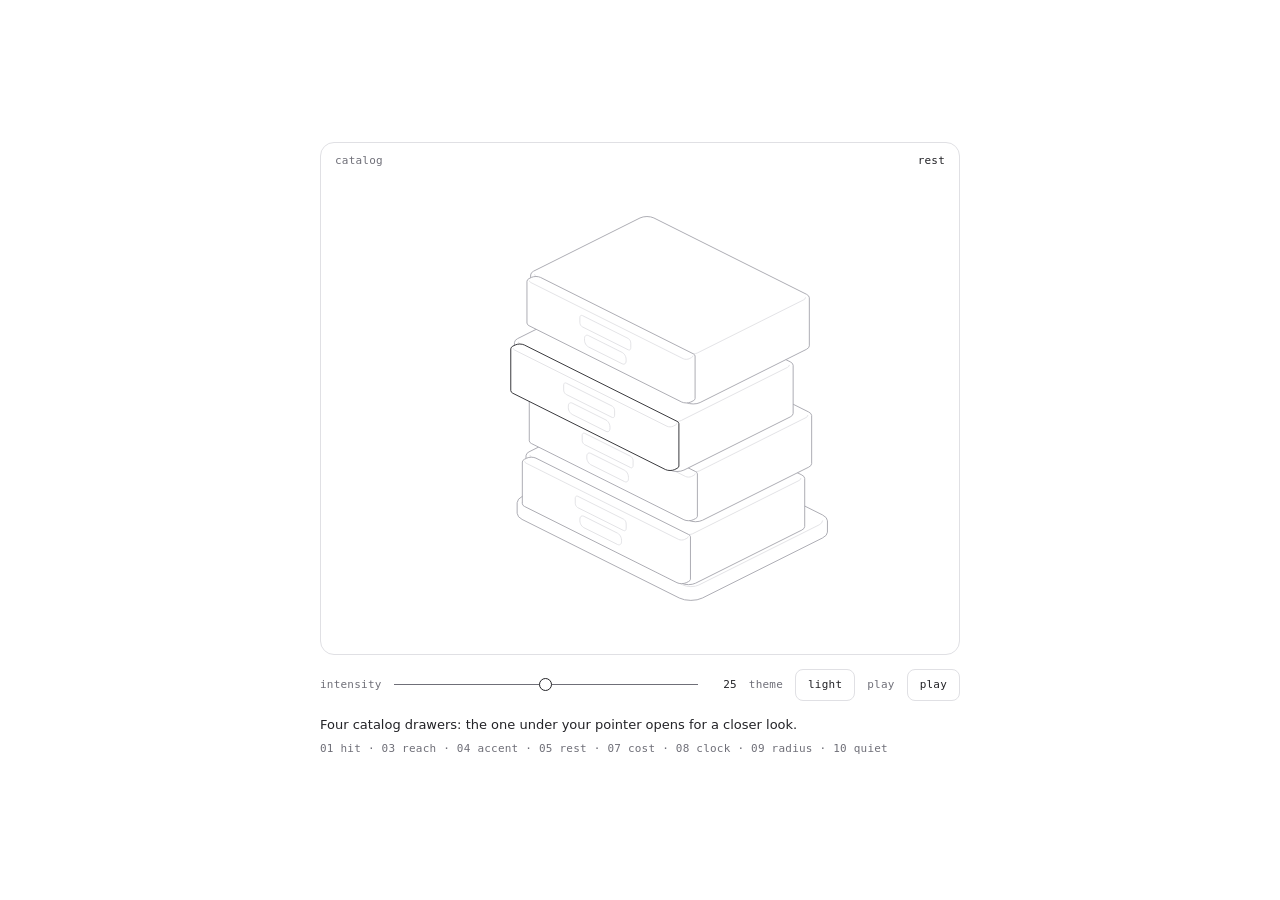
<file: hairline-catalog.html>
<!doctype html>
<html lang="en">
<head>
<meta charset="utf-8">
<meta name="viewport" content="width=device-width, initial-scale=1">
<title>Hairline figure</title>
<link rel="icon" href="data:,">
<style>
  :root { color-scheme: light; --ground: #ffffff; --ink: #232327; --muted: #6f6f78; --line: #e0e0e4; }
  @media (prefers-color-scheme: dark) {
    :root:not([data-theme="light"]) { color-scheme: dark; --ground: #08090a; --ink: #d0d6e0; --muted: #8a8c95; --line: #29292d; }
  }
  :root[data-theme="dark"] { color-scheme: dark; --ground: #08090a; --ink: #d0d6e0; --muted: #8a8c95; --line: #29292d; }
  :root[data-theme="light"] { color-scheme: light; }
  * { box-sizing: border-box; }
  body {
    margin: 0; min-height: 100vh; display: grid; place-items: center; padding: 24px 16px;
    background: var(--ground); color: var(--ink);
    font: 13px/1.5 ui-sans-serif, system-ui, -apple-system, "Segoe UI", sans-serif; -webkit-font-smoothing: antialiased;
  }
  main { width: 100%; max-width: 640px; }
  .plate { position: relative; border: 1px solid var(--line); border-radius: 14px; overflow: hidden; }
  .tag, .label, output, button { font: 11px/1 ui-monospace, SFMono-Regular, Menlo, Consolas, monospace; letter-spacing: 0.02em; }
  .tag { position: absolute; top: 12px; z-index: 1; color: var(--muted); pointer-events: none; }
  #name { left: 14px; }
  #read { right: 14px; color: var(--ink); font-variant-numeric: tabular-nums; }
  .controls { display: flex; flex-wrap: wrap; align-items: center; gap: 4px 12px; margin-top: 14px; }
  .label { color: var(--muted); }
  input[type="range"] {
    flex: 1 1 96px; min-width: 0; height: 32px; margin: 0; background: transparent; cursor: pointer;
    -webkit-appearance: none; appearance: none;
  }
  input[type="range"]::-webkit-slider-runnable-track { height: 1px; background: var(--muted); }
  input[type="range"]::-webkit-slider-thumb {
    -webkit-appearance: none; width: 13px; height: 13px; margin-top: -6px; border-radius: 50%;
    border: 1px solid var(--ink); background: var(--ground);
  }
  input[type="range"]::-moz-range-track { height: 1px; background: var(--muted); }
  input[type="range"]::-moz-range-thumb { width: 11px; height: 11px; border-radius: 50%; border: 1px solid var(--ink); background: var(--ground); }
  input[type="range"]:focus-visible, button:focus-visible { outline: 1.5px solid var(--ink); outline-offset: 2px; }
  output { min-width: 4ch; text-align: right; font-variant-numeric: tabular-nums; }
  button {
    height: 32px; padding: 0 12px; border: 1px solid var(--line); border-radius: 8px;
    background: transparent; color: var(--ink); cursor: pointer;
  }
  #play[aria-pressed="true"] { background: var(--ink); color: var(--ground); border-color: var(--ink); }
  #means { margin: 14px 0 0; text-wrap: pretty; }
  #rules { margin: 6px 0 0; line-height: 1.6; }
  #error { margin: 12px 0 0; padding-left: 10px; border-left: 1px solid var(--ink); }
</style>
</head>
<body>
<main>
  <div class="plate">
    <span class="tag" id="name"></span>
    <span class="tag" id="read"></span>
    <div id="stage"></div>
  </div>
  <div class="controls">
    <label class="label" for="intensity">intensity</label>
    <input id="intensity" type="range" min="0" max="1" step="0.01" value="0.5">
    <output id="value" for="intensity"></output>
    <span class="label">theme</span>
    <button id="theme" type="button" aria-label="Switch between the light and the dark theme"></button>
    <span class="label">play</span>
    <button id="play" type="button" aria-pressed="false">play</button>
  </div>
  <p id="means"></p>
  <p id="rules" class="label"></p>
  <p id="error" role="alert" hidden></p>
</main>
<script id="hl-kernel">
/* hairline kernel sha256:346b48bdef2cdfafd5343eba01494255cf75f9c078e6fcd1aafc62bab62980a1 */
/*
 * HL: everything a figure may call. Read this index; the code under it is the
 * package's src/core, unchanged, and a figure should not need to read it.
 *
 * Every figure is drawn in a 400 × 320 viewBox. World space is x/y on the
 * ground and z up. Plates are filled with the ground colour and painted back
 * to front, so a nearer one covers a farther one: append in that order. At
 * the default camera, Cam(45, 0.5, S), +x runs down to the right and +y down
 * to the left, so the corner with the largest x and y is nearest the viewer:
 * append by ascending x + y, from the far corner (smallest x and y) to it.
 *
 * Camera
 *   Cam(azDeg, k, S)                       a camera: azimuth in degrees, k = sin(elevation) (0.5 is the 2:1 view), S = scale
 *   fit(C, points, cx, cy)                 centres the box of [x, y, z] points on (cx, cy); call it once, before proj
 *                                          it only centres, it never scales: choose S by trying values, with the most extreme pose in points.
 *                                          The six figures use S 1.42 to 2.12; the boxes they fit come out 230 to 310 wide and 180 to 245 tall
 *   proj(C)                                returns P(x, y, z), which gives [sx, sy]
 *   unproj(C, sx, sy, z)                   the world [x, y] under a screen point, on the plane at height z
 *   facing(C)                              returns front(sample): whether a ring sample faces the camera
 * Rounded solids
 *   rrect(u0, v0, u1, v1, r, n)            a rounded rectangle, as a ring of samples {u, v, nu, nv}
 *   circ(R, n)                             a circle, as a ring
 *   rings(x0, y0, x1, y1, r, b)            [ring, inner]: a rounded footprint and its crease ring, inset by b
 *                                          r, the corner radius, is cut to half the shorter side. b, the crease's inset in world units
 *                                          (0.6 to 2.2 in the figures), must stay under half the shorter side or the crease turns inside out
 *   prism(P, front, ring, inner, z0, z1)   {sil, crease}: a solid standing from z0 to z1, as two path strings
 *   ringAt(P, ring, z)                     the ring's points, projected at height z
 *   run(ring, keep)                        the one cyclic run of samples that pass keep
 *   hull(points)                           the convex hull of screen points
 *   extremes(P, ring)                      [left, right, nearest] samples: where dashed drops fall from
 *   fillet(points, radii, n)               rounds every vertex of a closed polygon; returns the new points
 *                                          radii is an array, one radius per vertex, each cut to half its shorter edge; a single number gives NaN.
 *                                          n is the steps round each corner, default 4: each vertex becomes n + 1 points
 *   ghost(P, front, ring, z0, depth)       a reflection's path {d, y0, y1}; reflect() draws it for you
 * Paths and numbers
 *   poly(points)                           a closed path string
 *   open(points)                           an open polyline string
 *   seg(a, b)                              one segment between two screen points [sx, sy], as its own subpath; project world points with P first
 *   clamp(v, a, b)
 *   lerp(a, b, t)
 *   rad(deg)
 *   r2(n)                                  two decimals
 * The continuous clock: one spring per moving number
 *   spring(x, opts)                        at rest on x; write .t to retarget; opts {k, c, m, eps}, default k 100, c 18, m 1
 *   stepS(sp, dt)                          advances by dt seconds; returns whether it is still moving
 * The discrete clock: a 700ms tween on (.32, .72, 0, 1)
 *   tween(v, dur)                          at rest on v; dur defaults to 700 (ms)
 *   tset(tw, to, now, delay)               retargets from where it is, after delay ms: the stagger
 *                                          the same target again does nothing, so calling it on every pointer move is safe
 *   tval(tw, now)                          its value at now
 *   tdone(tw, now)                         whether it has landed
 *   bezier(x1, y1, x2, y2)                 a CSS cubic-bezier, as a function of progress
 *   EASE_LIFT                              the lift curve itself
 *   reducedMotion()                        true when the reader asked for less motion; springs and tweens already land at once
 *   setReducedMotion(on)                   the loop's business, not a figure's
 * Drawing
 *   mk(tag, attrs, parent)                 one svg element: the only way a figure makes a node
 *   solid(parent)                          {g, sil, cr}: a group holding a silhouette path and a crease path
 *   put(solid, paths)                      writes prism()'s {sil, crease} into solid()'s {sil, cr}: sil into sil, crease into cr
 *   flatDot(parent, C, r, cls)             a dot lying on the ground plane; cls is "dot", "dot m" or "dot off"
 *   place(el, point)                       moves a dot or a circle to [sx, sy]
 *   reflect(svg, parent, P, front, ring, z0, depth)   a fading mirror under a solid
 *   fade(svg, y0, y1, a0)                  a vertical fade, as a mask; returns the value for a mask attribute
 * Life
 *   register(stage, tick)                  joins the one frame loop; tick(dt in seconds, now in ms) returns true to ask for another frame; gives {wake, unregister}
 *   pointer(stage, handlers)               {move(point), down(point), leave()}, points in viewBox units; returns its disposer
 *   disposer()                             {add, on, dispose}: collects tear-down, so destroy is bag.dispose
 * The bench's business, not a figure's
 *   css(lightDark)
 *   inject(root)
 *   tour(stage, stops, onStop)             an unseen pointer that walks the stops, [x, y] in viewBox units or null to leave, and gives way to a real one; onStop(i) on each arrival; returns {stop}
 *   LAP                                    the default stops: a diamond around the centre, then a leave
 *
 * Classes, on path, polygon, ellipse and line. They are the whole palette; a
 * figure sets no colour, width or fill of its own.
 *     (none)   filled with the ground colour, medium stroke
 *     sil      the silhouette's stroke        hi    the bright stroke: the only highlight
 *     lo       the dim stroke                 nf    no fill        fo   fill only, no stroke
 *     dash     a dashed guide
 *     dot      a bright dot                   dot m   a medium dot     dot off   a dim dot
 */
var HL = (() => {
  var __defProp = Object.defineProperty;
  var __getOwnPropDesc = Object.getOwnPropertyDescriptor;
  var __getOwnPropNames = Object.getOwnPropertyNames;
  var __hasOwnProp = Object.prototype.hasOwnProperty;
  var __export = (target, all) => {
    for (var name in all)
      __defProp(target, name, { get: all[name], enumerable: true });
  };
  var __copyProps = (to, from, except, desc) => {
    if (from && typeof from === "object" || typeof from === "function") {
      for (let key of __getOwnPropNames(from))
        if (!__hasOwnProp.call(to, key) && key !== except)
          __defProp(to, key, { get: () => from[key], enumerable: !(desc = __getOwnPropDesc(from, key)) || desc.enumerable });
    }
    return to;
  };
  var __toCommonJS = (mod) => __copyProps(__defProp({}, "__esModule", { value: true }), mod);

  // packages/hairline/src/core/kernel.ts
  var kernel_exports = {};
  __export(kernel_exports, {
    Cam: () => Cam,
    EASE_LIFT: () => EASE_LIFT,
    LAP: () => LAP,
    bezier: () => bezier,
    circ: () => circ,
    clamp: () => clamp,
    css: () => css,
    disposer: () => disposer,
    extremes: () => extremes,
    facing: () => facing,
    fade: () => fade,
    fillet: () => fillet,
    fit: () => fit,
    flatDot: () => flatDot,
    ghost: () => ghost,
    hull: () => hull,
    inject: () => inject,
    lerp: () => lerp,
    mk: () => mk,
    open: () => open,
    place: () => place,
    pointer: () => pointer,
    poly: () => poly,
    prism: () => prism,
    proj: () => proj,
    put: () => put,
    r2: () => r2,
    rad: () => rad,
    reducedMotion: () => reducedMotion,
    reflect: () => reflect,
    register: () => register,
    ringAt: () => ringAt,
    rings: () => rings,
    rrect: () => rrect,
    run: () => run,
    seg: () => seg,
    setReducedMotion: () => setReducedMotion,
    solid: () => solid,
    spring: () => spring,
    stepS: () => stepS,
    tdone: () => tdone,
    tour: () => tour,
    tset: () => tset,
    tval: () => tval,
    tween: () => tween,
    unproj: () => unproj
  });

  // packages/hairline/src/core/iso.ts
  var clamp = (v, a, b) => Math.max(a, Math.min(b, v));
  var lerp = (a, b, t) => a + (b - a) * t;
  var rad = (d) => d * Math.PI / 180;
  var r2 = (n) => Math.round(n * 100) / 100;
  var poly = (pts) => "M" + pts.map((p) => r2(p[0]) + " " + r2(p[1])).join("L") + "Z";
  var seg = (a, b) => `M${r2(a[0])} ${r2(a[1])}L${r2(b[0])} ${r2(b[1])}`;
  var open = (pts) => pts.length < 2 ? "" : "M" + pts.map((p) => r2(p[0]) + " " + r2(p[1])).join("L");
  var Cam = (azDeg, k, S) => ({ az: rad(azDeg), k, S, ox: 0, oy: 0 });
  function proj(C) {
    const c = Math.cos(C.az), s = Math.sin(C.az), zf = Math.sqrt(1 - C.k * C.k);
    return (x, y, z) => {
      const X = x * c - y * s, Y = x * s + y * c;
      return [C.ox + C.S * X, C.oy + C.S * (Y * C.k - z * zf)];
    };
  }
  function unproj(C, sx, sy, z) {
    const c = Math.cos(C.az), s = Math.sin(C.az), zf = Math.sqrt(1 - C.k * C.k);
    const X = (sx - C.ox) / C.S, Y = ((sy - C.oy) / C.S + z * zf) / C.k;
    return [X * c + Y * s, -X * s + Y * c];
  }
  function fit(C, pts, cx, cy) {
    C.ox = 0;
    C.oy = 0;
    const P = proj(C);
    let a = 1e9, b = -1e9, c = 1e9, d = -1e9;
    for (const p of pts) {
      const q = P(p[0], p[1], p[2]);
      a = Math.min(a, q[0]);
      b = Math.max(b, q[0]);
      c = Math.min(c, q[1]);
      d = Math.max(d, q[1]);
    }
    C.ox = cx - (a + b) / 2;
    C.oy = cy - (c + d) / 2;
  }
  function rrect(u0, v0, u1, v1, r, n = 4) {
    r = Math.max(0, Math.min(r, (u1 - u0) / 2, (v1 - v0) / 2));
    const out = [];
    for (const [cu, cv, a0] of [[u1 - r, v1 - r, 0], [u0 + r, v1 - r, 90], [u0 + r, v0 + r, 180], [u1 - r, v0 + r, 270]])
      for (let k = 0; k <= n; k++) {
        const a = rad(a0 + 90 * k / n), ca = Math.cos(a), sa = Math.sin(a);
        out.push({ u: cu + r * ca, v: cv + r * sa, nu: ca, nv: sa });
      }
    return out;
  }
  function circ(R, n = 96) {
    const out = [];
    for (let k = 0; k < n; k++) {
      const a = k / n * Math.PI * 2, ca = Math.cos(a), sa = Math.sin(a);
      out.push({ u: R * ca, v: R * sa, nu: ca, nv: sa });
    }
    return out;
  }
  function hull(input) {
    const pts = input.slice().sort((a, b) => a[0] - b[0] || a[1] - b[1]);
    const x = (o, a, b) => (a[0] - o[0]) * (b[1] - o[1]) - (a[1] - o[1]) * (b[0] - o[0]);
    const lo = [], up = [];
    for (const p of pts) {
      while (lo.length > 1 && x(lo[lo.length - 2], lo[lo.length - 1], p) <= 0) lo.pop();
      lo.push(p);
    }
    for (let i = pts.length - 1; i >= 0; i--) {
      const p = pts[i];
      while (up.length > 1 && x(up[up.length - 2], up[up.length - 1], p) <= 0) up.pop();
      up.push(p);
    }
    lo.pop();
    up.pop();
    return lo.concat(up);
  }
  var ringAt = (P, ring, z) => ring.map((q) => P(q.u, q.v, z));
  var facing = (C) => {
    const s = Math.sin(C.az), c = Math.cos(C.az);
    return (q) => q.nu * s + q.nv * c >= -1e-6;
  };
  function run(ring, keep) {
    const n = ring.length;
    let s = -1;
    for (let i = 0; i < n; i++) if (keep(ring[i]) && !keep(ring[(i + n - 1) % n])) {
      s = i;
      break;
    }
    if (s < 0) return keep(ring[0]) ? ring.slice() : [];
    const out = [];
    for (let k = 0; k < n && keep(ring[(s + k) % n]); k++) out.push(ring[(s + k) % n]);
    return out;
  }
  function prism(P, front, ring, inner, z0, z1) {
    return {
      sil: poly(hull(ringAt(P, ring, z1).concat(ringAt(P, ring, z0)))),
      crease: inner ? open(ringAt(P, run(inner, front), z1)) : ""
    };
  }
  var rings = (x0, y0, x1, y1, r, b) => [
    rrect(x0, y0, x1, y1, r),
    rrect(x0 + b, y0 + b, x1 - b, y1 - b, Math.max(0.3, r - b))
  ];
  function extremes(P, ring) {
    const pr = ring.map((q) => P(q.u, q.v, 0));
    let a = 0, b = 0, c = 0;
    pr.forEach((p, k) => {
      if (p[0] < pr[a][0]) a = k;
      if (p[0] > pr[b][0]) b = k;
      if (p[1] > pr[c][1]) c = k;
    });
    return [ring[a], ring[b], ring[c]];
  }
  function fillet(pts, rs, n = 4) {
    const m = pts.length, out = [];
    for (let i = 0; i < m; i++) {
      const a = pts[(i + m - 1) % m], p = pts[i], b = pts[(i + 1) % m];
      const la = Math.hypot(a[0] - p[0], a[1] - p[1]), lb = Math.hypot(b[0] - p[0], b[1] - p[1]);
      const t = Math.min(rs[i], la / 2, lb / 2);
      const p1 = [p[0] + (a[0] - p[0]) / la * t, p[1] + (a[1] - p[1]) / la * t];
      const p2 = [p[0] + (b[0] - p[0]) / lb * t, p[1] + (b[1] - p[1]) / lb * t];
      for (let k = 0; k <= n; k++) {
        const s = k / n, w = 1 - s;
        out.push([w * w * p1[0] + 2 * w * s * p[0] + s * s * p2[0], w * w * p1[1] + 2 * w * s * p[1] + s * s * p2[1]]);
      }
    }
    return out;
  }
  function ghost(P, front, ring, z0, depth) {
    const f = run(ring, front), lowP = ringAt(P, f, z0 - depth);
    return {
      d: open(lowP) + [f[0], f[f.length - 1]].map((q) => seg(P(q.u, q.v, z0), P(q.u, q.v, z0 - depth))).join(""),
      y0: Math.min(...ringAt(P, f, z0).map((p) => p[1])),
      y1: Math.max(...lowP.map((p) => p[1])) + 2
    };
  }

  // packages/hairline/src/core/motion.ts
  var reduced = false;
  var setReducedMotion = (on) => {
    reduced = on;
  };
  var reducedMotion = () => reduced;
  function spring(x, o = {}) {
    return { x, v: 0, t: x, k: o.k ?? 100, c: o.c ?? 18, m: o.m ?? 1, eps: o.eps ?? 0.01 };
  }
  function stepS(sp, dt) {
    if (reduced) {
      sp.x = sp.t;
      sp.v = 0;
      return false;
    }
    const n = Math.max(1, Math.ceil(dt * 240)), h = dt / n;
    for (let i = 0; i < n; i++) {
      const a = (-sp.k * (sp.x - sp.t) - sp.c * sp.v) / sp.m;
      sp.v += a * h;
      sp.x += sp.v * h;
    }
    if (Math.abs(sp.x - sp.t) < sp.eps && Math.abs(sp.v) < sp.eps * 10) {
      sp.x = sp.t;
      sp.v = 0;
      return false;
    }
    return true;
  }
  function bezier(x1, y1, x2, y2) {
    const cx = 3 * x1, bx = 3 * (x2 - x1) - cx, ax = 1 - cx - bx;
    const cy = 3 * y1, by = 3 * (y2 - y1) - cy, ay = 1 - cy - by;
    const X = (u) => ((ax * u + bx) * u + cx) * u;
    const Y = (u) => ((ay * u + by) * u + cy) * u;
    const dX = (u) => (3 * ax * u + 2 * bx) * u + cx;
    return (t) => {
      if (t <= 0) return 0;
      if (t >= 1) return 1;
      let u = t;
      for (let i = 0; i < 8; i++) {
        const e = X(u) - t;
        if (Math.abs(e) < 1e-5) break;
        const d = dX(u);
        if (Math.abs(d) < 1e-6) break;
        u -= e / d;
      }
      if (!(u >= 0 && u <= 1) || Math.abs(X(u) - t) > 1e-4) {
        let lo = 0, hi = 1;
        u = t;
        for (let i = 0; i < 24; i++) {
          if (X(u) < t) lo = u;
          else hi = u;
          u = (lo + hi) / 2;
        }
      }
      return Y(u);
    };
  }
  var EASE_LIFT = bezier(0.32, 0.72, 0, 1);
  var tween = (v, dur = 700) => ({ from: v, to: v, t0: -1e9, dur });
  var tval = (tw, now) => {
    const p = clamp((now - tw.t0) / tw.dur, 0, 1);
    return tw.from + (tw.to - tw.from) * (reduced ? 1 : EASE_LIFT(p));
  };
  var tset = (tw, to, now, delay) => {
    if (tw.to === to) return;
    tw.from = tval(tw, now);
    tw.to = to;
    tw.t0 = now + delay;
  };
  var tdone = (tw, now) => reduced || now >= tw.t0 + tw.dur;

  // packages/hairline/src/core/stage.ts
  var NS = "http://www.w3.org/2000/svg";
  function mk(tag, attrs, parent) {
    const e = document.createElementNS(NS, tag);
    if (attrs) for (const k in attrs) e.setAttribute(k, String(attrs[k]));
    if (parent) parent.appendChild(e);
    return e;
  }
  function solid(parent) {
    const g = mk("g", {}, parent);
    return { g, sil: mk("path", { class: "sil" }, g), cr: mk("path", { class: "nf lo" }, g) };
  }
  var put = (el, s) => {
    el.sil.setAttribute("d", s.sil);
    el.cr.setAttribute("d", s.crease);
  };
  var flatDot = (parent, C, r, cls) => mk("ellipse", { rx: r2(r * C.S), ry: r2(r * C.S * C.k), class: cls }, parent);
  var place = (el, q) => {
    el.setAttribute("cx", String(r2(q[0])));
    el.setAttribute("cy", String(r2(q[1])));
  };
  var fid = 0;
  function fade(svg, y0, y1, a0 = 0.7) {
    const id = "hl-fd" + ++fid, defs = mk("defs", {}, svg);
    const lg = mk("linearGradient", { id: id + "g", gradientUnits: "userSpaceOnUse", x1: 0, y1: r2(y0), x2: 0, y2: r2(y1) }, defs);
    mk("stop", { offset: 0, "stop-color": "#fff", "stop-opacity": a0 }, lg);
    mk("stop", { offset: 1, "stop-color": "#fff", "stop-opacity": 0 }, lg);
    const m = mk("mask", { id, maskUnits: "userSpaceOnUse", x: 0, y: 0, width: 400, height: 320 }, defs);
    mk("rect", { x: 0, y: 0, width: 400, height: 320, fill: `url(#${id}g)` }, m);
    return `url(#${id})`;
  }
  function reflect(svg, parent, P, front, ring, z0, depth) {
    const r = ghost(P, front, ring, z0, depth);
    const gh = mk("g", { class: "ghost", mask: fade(svg, r.y0, r.y1) }, parent);
    mk("path", { d: r.d }, gh);
  }
  var boards = [];
  var byStage = /* @__PURE__ */ new Map();
  var raf = 0;
  var last = 0;
  var io = null;
  var rm = null;
  function frame() {
    const now = performance.now();
    const dt = Math.min(0.05, Math.max(0, (now - last) / 1e3));
    last = now;
    let any = false;
    for (const b of boards.slice()) if (b.vis && b.awake) {
      try {
        b.awake = !!b.tick(dt, now);
      } catch (err) {
        b.awake = false;
        setTimeout(() => {
          throw err;
        });
      }
      any = any || b.awake;
    }
    raf = any ? requestAnimationFrame(frame) : 0;
  }
  function wake(b) {
    b.awake = true;
    if (!raf) {
      last = performance.now();
      raf = requestAnimationFrame(frame);
    }
  }
  var onMotion = () => {
    setReducedMotion(!!rm?.matches);
    boards.forEach(wake);
  };
  function start() {
    if (io) return;
    io = new IntersectionObserver((es) => {
      for (const e of es) {
        const set = byStage.get(e.target);
        if (!set) continue;
        for (const b of set) {
          b.vis = e.isIntersecting;
          if (b.vis) wake(b);
        }
      }
    }, { rootMargin: "80px" });
    rm = matchMedia("(prefers-reduced-motion: reduce)");
    setReducedMotion(rm.matches);
    rm.addEventListener("change", onMotion);
  }
  function stop() {
    if (raf) cancelAnimationFrame(raf);
    raf = 0;
    io?.disconnect();
    io = null;
    rm?.removeEventListener("change", onMotion);
    rm = null;
  }
  function register(stage, tick) {
    start();
    const b = { stage, tick, vis: false, awake: true };
    boards.push(b);
    const peers = byStage.get(stage);
    if (peers) {
      for (const p of peers) b.vis = p.vis;
      peers.add(b);
      if (b.vis) wake(b);
    } else {
      byStage.set(stage, /* @__PURE__ */ new Set([b]));
      io.observe(stage);
    }
    tick(0, performance.now());
    let gone = false;
    return {
      wake: () => {
        if (!gone) wake(b);
      },
      unregister: () => {
        if (gone) return;
        gone = true;
        boards = boards.filter((x) => x !== b);
        const set = byStage.get(stage);
        if (set) {
          set.delete(b);
          if (!set.size) {
            byStage.delete(stage);
            io?.unobserve(stage);
          }
        }
        if (!boards.length) stop();
      }
    };
  }
  var handlers = /* @__PURE__ */ new WeakMap();
  var touring = /* @__PURE__ */ new WeakMap();
  function pointer(stage, on) {
    handlers.set(stage, on);
    let tm = 0;
    const pt = (e) => {
      const r = stage.getBoundingClientRect();
      return [(e.clientX - r.left) / r.width * 400, (e.clientY - r.top) / r.height * 320];
    };
    const move = (e) => {
      clearTimeout(tm);
      touring.get(stage)?.hold();
      on.move(pt(e), e);
    };
    const down = (e) => {
      clearTimeout(tm);
      touring.get(stage)?.hold();
      if (e.pointerType !== "mouse") stage.releasePointerCapture?.(e.pointerId);
      if (on.down) on.down(pt(e), e);
      else on.move(pt(e), e);
    };
    const leave = (e) => {
      clearTimeout(tm);
      tm = window.setTimeout(() => {
        on.leave(e);
        touring.get(stage)?.release();
      }, e.pointerType === "mouse" ? 0 : 1400);
    };
    stage.addEventListener("pointermove", move);
    stage.addEventListener("pointerdown", down);
    stage.addEventListener("pointerleave", leave);
    return () => {
      clearTimeout(tm);
      if (handlers.get(stage) === on) handlers.delete(stage);
      stage.removeEventListener("pointermove", move);
      stage.removeEventListener("pointerdown", down);
      stage.removeEventListener("pointerleave", leave);
    };
  }
  var LAP = [[128, 150], [200, 118], [272, 150], [200, 206], null];
  var TRAVEL = 900;
  var DWELL = 1200;
  var REST = 1800;
  var RESUME = 1200;
  var STAGGER = 450;
  var GHOST = { pointerType: "ghost" };
  var started = 0;
  function entry([x, y]) {
    const dx = x - 200, dy = y - 160;
    if (!dx && !dy) return [200, 320];
    const k = Math.min(dx ? (dx > 0 ? 200 : -200) / dx : Infinity, dy ? (dy > 0 ? 160 : -160) / dy : Infinity);
    return [200 + dx * k, 160 + dy * k];
  }
  function tour(stage, stops, onStop) {
    let i = 0;
    let wait = RESUME + STAGGER * (started++ % 4);
    let t = -1;
    let at = null;
    let origin = [200, 320];
    let hand = false, keys = stage.contains(stage.ownerDocument.activeElement);
    let gone = false;
    const leave = () => {
      at = null;
      t = -1;
      handlers.get(stage)?.leave(GHOST);
    };
    const tick = (dt) => {
      if (hand || keys || !stops.length) return false;
      if (reducedMotion()) {
        if (at) leave();
        return false;
      }
      if (wait > 0) {
        wait -= dt * 1e3;
        return true;
      }
      const stop2 = stops[i];
      if (stop2 === null) {
        if (at) leave();
        onStop?.(i);
        i = (i + 1) % stops.length;
        wait = REST;
        return true;
      }
      const h = handlers.get(stage);
      if (!h) return true;
      if (t < 0) {
        origin = at ?? entry(stop2);
        t = 0;
      }
      t = Math.min(TRAVEL, t + dt * 1e3);
      const k = EASE_LIFT(t / TRAVEL);
      at = [origin[0] + (stop2[0] - origin[0]) * k, origin[1] + (stop2[1] - origin[1]) * k];
      h.move(at, GHOST);
      if (t < TRAVEL) return true;
      onStop?.(i);
      i = (i + 1) % stops.length;
      t = -1;
      wait = DWELL;
      return true;
    };
    const take = () => {
      at = null;
      t = -1;
    };
    const give = () => {
      if (hand || keys) return;
      i = 0;
      t = -1;
      wait = RESUME;
      board.wake();
    };
    const me = {
      hold: () => {
        hand = true;
        take();
      },
      release: () => {
        if (!hand) return;
        hand = false;
        give();
      }
    };
    const focusIn = () => {
      keys = true;
      take();
    };
    const focusOut = (e) => {
      if (keys && !stage.contains(e.relatedTarget)) {
        keys = false;
        give();
      }
    };
    stage.addEventListener("focusin", focusIn);
    stage.addEventListener("focusout", focusOut);
    touring.set(stage, me);
    const board = register(stage, tick);
    return {
      stop: () => {
        if (gone) return;
        gone = true;
        board.unregister();
        stage.removeEventListener("focusin", focusIn);
        stage.removeEventListener("focusout", focusOut);
        if (touring.get(stage) === me) touring.delete(stage);
        if (at) leave();
      }
    };
  }
  function disposer() {
    let fns = [];
    return {
      add: (fn) => {
        fns.push(fn);
      },
      on: (target, type, fn, opts) => {
        const h = fn;
        target.addEventListener(type, h, opts);
        fns.push(() => target.removeEventListener(type, h, opts));
      },
      dispose: () => {
        const run2 = fns;
        fns = [];
        for (let i = run2.length - 1; i >= 0; i--) run2[i]();
      }
    };
  }

  // packages/hairline/src/core/styles.ts
  var LIGHT = { plate: "#ffffff", hi: "#232327", edge: "#a4a4ac", mid: "#c3c3c9", lo: "#e0e0e4" };
  var DARK = { plate: "#08090a", hi: "#d0d6e0", edge: "#5b5d64", mid: "#3e3e44", lo: "#29292d" };
  var KEYS = ["plate", "hi", "edge", "mid", "lo"];
  var vars = (p) => KEYS.map((k) => `--hl-${k}:var(--hairline-${k},${p[k]});`).join("");
  var EASE = "cubic-bezier(0.5,0,0.1,1)";
  var SVG = ":where([data-hairline]>svg)";
  function css(lightDark) {
    const both = Object.fromEntries(KEYS.map((k) => [k, `light-dark(${LIGHT[k]},${DARK[k]})`]));
    return [
      // the box, and the palette: light unless something below says otherwise
      `:where([data-hairline]){display:block;position:relative;aspect-ratio:5/4;touch-action:pan-y;user-select:none;-webkit-user-select:none;--hl-sw:var(--hairline-stroke,0.9);${vars(LIGHT)}}`,
      // the page's color-scheme
      lightDark ? `:where([data-hairline]){${vars(both)}}` : "",
      // an ancestor that says dark
      `:where(.dark,[data-theme="dark"]) :where([data-hairline]){${vars(DARK)}}`,
      // the figure's own theme option
      `:where([data-hairline][data-hairline-theme="light"]){${vars(LIGHT)}}`,
      `:where([data-hairline][data-hairline-theme="dark"]){${vars(DARK)}}`,
      `:where([data-hairline]:focus-visible){outline:1.5px solid var(--hl-hi);outline-offset:2px}`,
      `${SVG}{position:absolute;inset:0;width:100%;height:100%;display:block}`,
      // Riffle's live region: read, not seen
      `:where([data-hairline]>[data-hairline-live]){position:absolute;width:1px;height:1px;margin:-1px;padding:0;border:0;overflow:hidden;clip-path:inset(50%);white-space:nowrap}`,
      // the drawing: plates are filled with the plate colour and painted back to front
      `${SVG} :where(path,polygon,ellipse,line){fill:var(--hl-plate);stroke:var(--hl-mid);stroke-width:var(--hl-sw);vector-effect:non-scaling-stroke;stroke-linejoin:round;stroke-linecap:round;transition:stroke 260ms ${EASE}}`,
      `${SVG} :where(.nf){fill:none}`,
      `${SVG} :where(.fo){stroke:none}`,
      `${SVG} :where(.sil){stroke:var(--hl-edge)}`,
      `${SVG} :where(.hi){stroke:var(--hl-hi)}`,
      `${SVG} :where(.lo){stroke:var(--hl-lo)}`,
      `${SVG} :where(.dash){stroke-dasharray:1 3}`,
      `${SVG} :where(.dot){stroke:none;fill:var(--hl-hi);transition:fill 260ms ${EASE}}`,
      `${SVG} :where(.dot.m){fill:var(--hl-edge)}`,
      `${SVG} :where(.dot.off){fill:var(--hl-lo)}`,
      `${SVG} :where(.ghost path){fill:none;stroke:var(--hl-mid)}`
    ].join("");
  }
  var done = /* @__PURE__ */ new WeakSet();
  function inject(root) {
    if (done.has(root)) return;
    done.add(root);
    const doc = root.nodeType === 9 ? root : root.ownerDocument;
    const win = doc.defaultView;
    const text = css(!!win?.CSS?.supports?.("color", "light-dark(#000,#fff)"));
    if (win && "adoptedStyleSheets" in root) {
      try {
        const sheet = new win.CSSStyleSheet();
        sheet.replaceSync(text);
        root.adoptedStyleSheets = [...root.adoptedStyleSheets, sheet];
        return;
      } catch {
      }
    }
    const style = doc.createElement("style");
    style.setAttribute("data-hairline-style", "");
    style.textContent = text;
    (root.nodeType === 9 ? doc.head ?? doc.documentElement : root).appendChild(style);
  }
  return __toCommonJS(kernel_exports);
})();
/* /hairline kernel */
</script>
<script id="hl-bench">
/*
 * The bench: the page a figure is shown on. It makes the host and the svg the
 * way the package's mount does, hands them to the figure, and owns everything
 * around it: the read-out, the slider, the theme, the line under the stage.
 */
(() => {
  const RULES = ["hit", "order", "reach", "accent", "rest", "honesty", "cost", "clock", "radius", "quiet"];
  const $ = (id) => document.getElementById(id);
  const root = document.documentElement, params = new URLSearchParams(location.search);

  /* the theme: the system's until the switch is pressed, then the switch's */
  const dark = () => (root.dataset.theme ? root.dataset.theme === "dark" : matchMedia("(prefers-color-scheme: dark)").matches);
  const label = () => { $("theme").textContent = dark() ? "dark" : "light"; };
  $("theme").addEventListener("click", () => { root.dataset.theme = dark() ? "light" : "dark"; label(); });
  /* ?theme=light or ?theme=dark wins over the system's, as pressing the switch does */
  if (["light", "dark"].includes(params.get("theme"))) root.dataset.theme = params.get("theme");
  label();

  /* ?intensity=0 sets the slider before the figure mounts, for a look at either end */
  const i = (params.get("intensity") || "").trim();
  if (i && Number.isFinite(Number(i))) $("intensity").value = String(Math.min(1, Math.max(0, Number(i))));

  /* ?w=240 narrows the page, for a look at the size of a thumbnail */
  const w = Number(params.get("w"));
  if (w > 0) document.querySelector("main").style.maxWidth = w + "px";

  /* a figure that fails says so under the stage, instead of leaving an empty plate */
  addEventListener("error", (e) => {
    $("error").hidden = false;
    $("error").textContent = String((e.error && e.error.message) || e.message);
  });

  let mounted = false;
  window.hairline = (figure) => {
    if (mounted) throw new Error("hairline: one figure per page.");
    mounted = true;
    const stage = $("stage"), slider = $("intensity");

    /* intensity to the figure's own number: two straight lines that meet at 0.5, as in the package */
    const [lo, mid, hi] = figure.range;
    const at = (i) => Math.round((i <= 0.5 ? lo + (i / 0.5) * (mid - lo) : mid + ((i - 0.5) / 0.5) * (hi - mid)) * 1000) / 1000;

    HL.inject(document);
    stage.setAttribute("data-hairline", figure.name);
    stage.setAttribute("role", "img");
    stage.setAttribute("aria-label", figure.means);
    const svg = HL.mk("svg", { viewBox: "0 0 400 320", "aria-hidden": "true" }, stage);

    let text = null;
    const read = {
      get textContent() { return text; },
      set textContent(value) { text = value == null ? "" : String(value); $("read").textContent = text; },
    };

    document.title = "Hairline · " + figure.name;
    $("name").textContent = figure.name;
    $("means").textContent = figure.means;
    $("rules").textContent = figure.rules.map((n) => String(n).padStart(2, "0") + " " + RULES[n - 1]).join(" · ");
    const show = () => { $("value").textContent = String(at(Number(slider.value))); };
    show();

    const handle = figure.mount({ stage, svg, read }, at(Number(slider.value)));
    if (text === null) read.textContent = "rest";
    slider.addEventListener("input", () => { show(); handle.set(at(Number(slider.value))); });
    window.hairline.figure = handle;

    /* play: an unseen pointer walks the figure's tour (or HL.LAP) until a hand arrives; ?play=1 starts it on load */
    const play = $("play");
    window.hairline.playing = null;
    play.addEventListener("click", () => {
      const was = play.getAttribute("aria-pressed") === "true";
      if (was) { window.hairline.playing.stop(); window.hairline.playing = null; }
      else window.hairline.playing = HL.tour(stage, figure.tour || HL.LAP, (i) => { if (window.hairline.onStop) window.hairline.onStop(i); });
      play.setAttribute("aria-pressed", String(!was));
    });
    if (params.get("play") === "1") play.click();

    /* ?at=200,160 holds the pointer at a viewBox point, for a picture of the answer without a mouse */
    const p = (params.get("at") || "").split(",").map(Number);
    if (p.length === 2 && p.every(Number.isFinite)) {
      const r = stage.getBoundingClientRect();
      stage.dispatchEvent(new PointerEvent("pointermove", {
        pointerType: "mouse", pointerId: 1, bubbles: true,
        clientX: r.left + (p[0] / 400) * r.width, clientY: r.top + (p[1] / 320) * r.height,
      }));
    }
  };
})();
</script>
<script type="module" id="hl-figure">
const {Cam, fit, proj, facing, rings, prism, solid, put, mk, rrect, poly,
  tween, tset, tval, tdone, register, pointer, disposer} = HL;

function mount({stage, svg, read}, value) {
  const bag = disposer(), C = Cam(45, .5, 2.05);
  fit(C, [[-3,-5,0],[75,-5,0],[75,85,0],[-3,85,0],[0,0,88]], 200,166);
  const P = proj(C), front = facing(C), g = mk('g',{},svg), drawers=[];
  let reach=value, active=-1;
  const [base,bi]=rings(-3,-5,75,57,5,1.5);
  put(solid(g),prism(P,front,base,bi,-4,0));
  for(let i=0;i<4;i++) {
    const group=mk('g',{},g), tray=solid(group), lip=solid(group);
    const handle=mk('path',{class:'nf lo'},group), pocket=mk('path',{class:'nf lo'},group);
    const rest=[3,0,8,1][i];
    drawers.push({i,z:i*21,rest,open:tween(rest),tray,lip,handle,pocket,drawn:NaN});
  }
  function draw(d, extension) {
    if(d.drawn===extension)return;
    d.drawn=extension;
    const [r,inner]=rings(0,extension,72,52+extension,3,1.2);
    put(d.tray,prism(P,front,r,inner,d.z,d.z+17));
    const [lr,li]=rings(1,49+extension,71,54+extension,2,0.7);
    put(d.lip,prism(P,front,lr,li,d.z+1,d.z+16));
    d.handle.setAttribute('d',poly(rrect(27,d.z+4,45,d.z+8,1.7,6).map(p=>P(p.u,54+extension,p.v))));
    d.pocket.setAttribute('d',poly(rrect(25,d.z+10,47,d.z+14,1.1,6).map(p=>P(p.u,54+extension,p.v))));
    d.lip.sil.classList.toggle('hi',active<0?d.i===2:d.i===active);
  }
  const loop=register(stage,(_dt,now)=>{
    let moving=false;
    drawers.forEach(d=>{draw(d,tval(d.open,now));if(!tdone(d.open,now))moving=true});
    return moving;
  });
  bag.add(loop.unregister);
  const centers=drawers.map(d=>P(36,53+d.rest,d.z+9));
  function choose(a){
    if(a===active)return;
    const from=a>=0?a:active,now=performance.now();active=a;
    drawers.forEach(d=>{tset(d.open,a<0?d.rest:d.i===a?reach:d.rest*.3,now,Math.abs(d.i-from)*40);d.drawn=NaN});
    read.textContent=a<0?'rest':['MBA','BBA','graduate','undergrad'][a];loop.wake();
  }
  bag.add(pointer(stage,{move:p=>{
    let closest=-1,dist=Infinity;
    centers.forEach((c,i)=>{const d=Math.hypot((p[0]-c[0])*.7,p[1]-c[1]);if(d<dist){dist=d;closest=i}});
    choose(dist<55?closest:-1);
  },leave:()=>choose(-1)}));
  bag.add(()=>svg.replaceChildren());
  return {set:v=>{reach=v;const a=active;active=-2;choose(a)},destroy:bag.dispose};
}
hairline({name:'catalog',means:'Four catalog drawers: the one under your pointer opens for a closer look.',rules:[1,3,4,5,7,8,9,10],range:[12,25,36],tour:[[226,188],[226,146],[226,117],null],mount});
</script>
</body>
</html>
</file>
